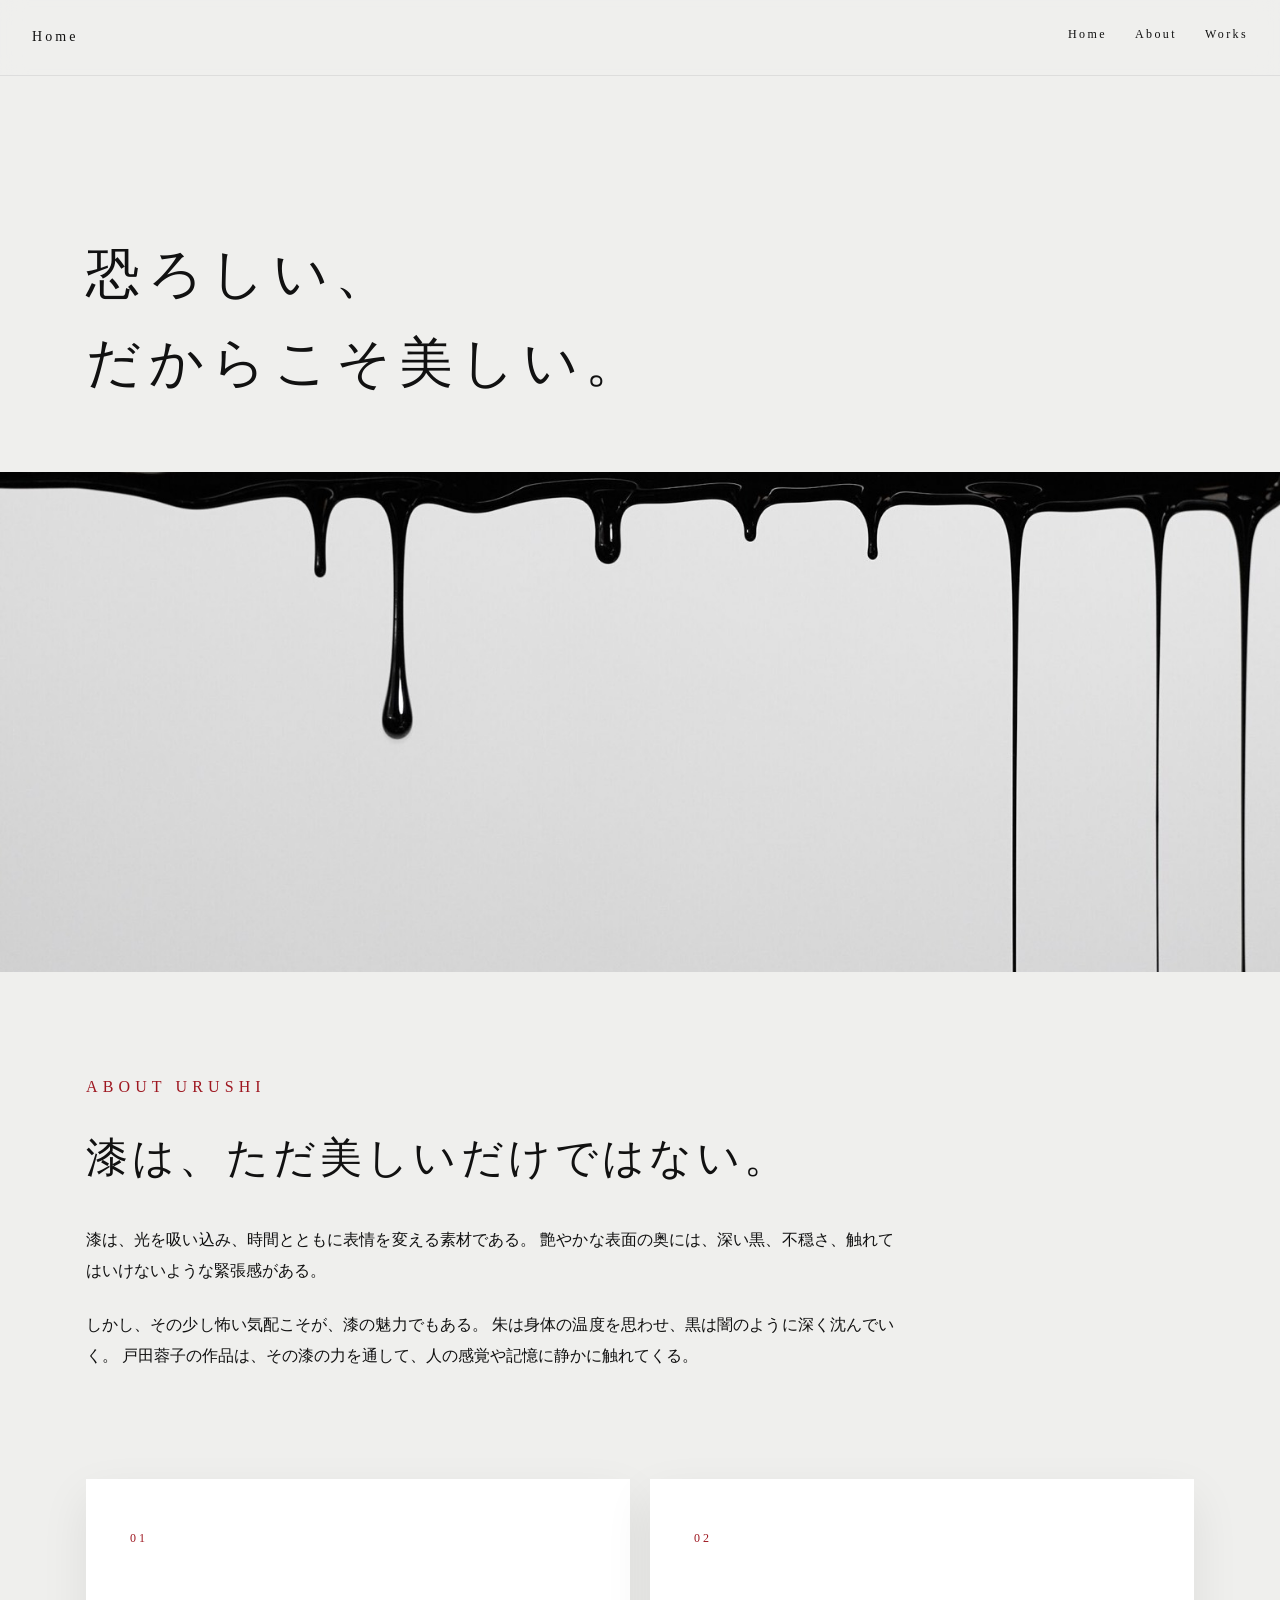
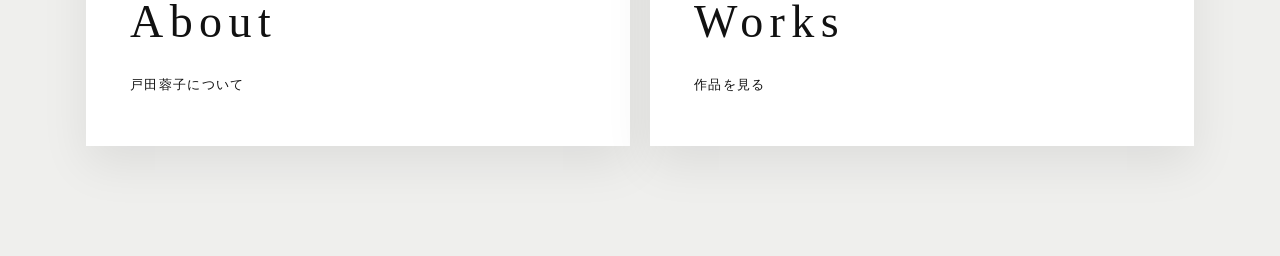
<file: index.htm>
<!DOCTYPE html>
<html lang="ja">
<head>
  <meta charset="UTF-8">
  <meta name="viewport" content="width=device-width, initial-scale=1.0">
  <title>Home | 戸田蓉子 漆の世界</title>
  <link rel="stylesheet" href="style.css">
</head>

<body class="home-body">

  <header class="site-header">
    <a href="index.htm" class="logo">Home</a>
    <nav>
      <a href="index.htm">Home</a>
      <a href="about.htm">About</a>
      <a href="works.htm">Works</a>
    </nav>
  </header>

  <main>

    <section class="home-hero">
      <div class="hero-space">
        <h1>
          恐ろしい、<br>
          だからこそ美しい。
        </h1>
      </div>

      <div class="drip-image">
        <img src="home-urushi.jpg" alt="漆の質感">
      </div>
    </section>

    <section class="home-intro">
      <p class="small-label">ABOUT URUSHI</p>
      <h2>漆は、ただ美しいだけではない。</h2>

      <p>
        漆は、光を吸い込み、時間とともに表情を変える素材である。
        艶やかな表面の奥には、深い黒、不穏さ、触れてはいけないような緊張感がある。
      </p>

      <p>
        しかし、その少し怖い気配こそが、漆の魅力でもある。
        朱は身体の温度を思わせ、黒は闇のように深く沈んでいく。
        戸田蓉子の作品は、その漆の力を通して、人の感覚や記憶に静かに触れてくる。
      </p>
    </section>

    <section class="home-menu">
      <a href="about.htm" class="menu-card">
        <span>01</span>
        <h3>About</h3>
        <p>戸田蓉子について</p>
      </a>

      <a href="works.htm" class="menu-card">
        <span>02</span>
        <h3>Works</h3>
        <p>作品を見る</p>
      </a>
    </section>

  </main>

</body>
</html>
</file>
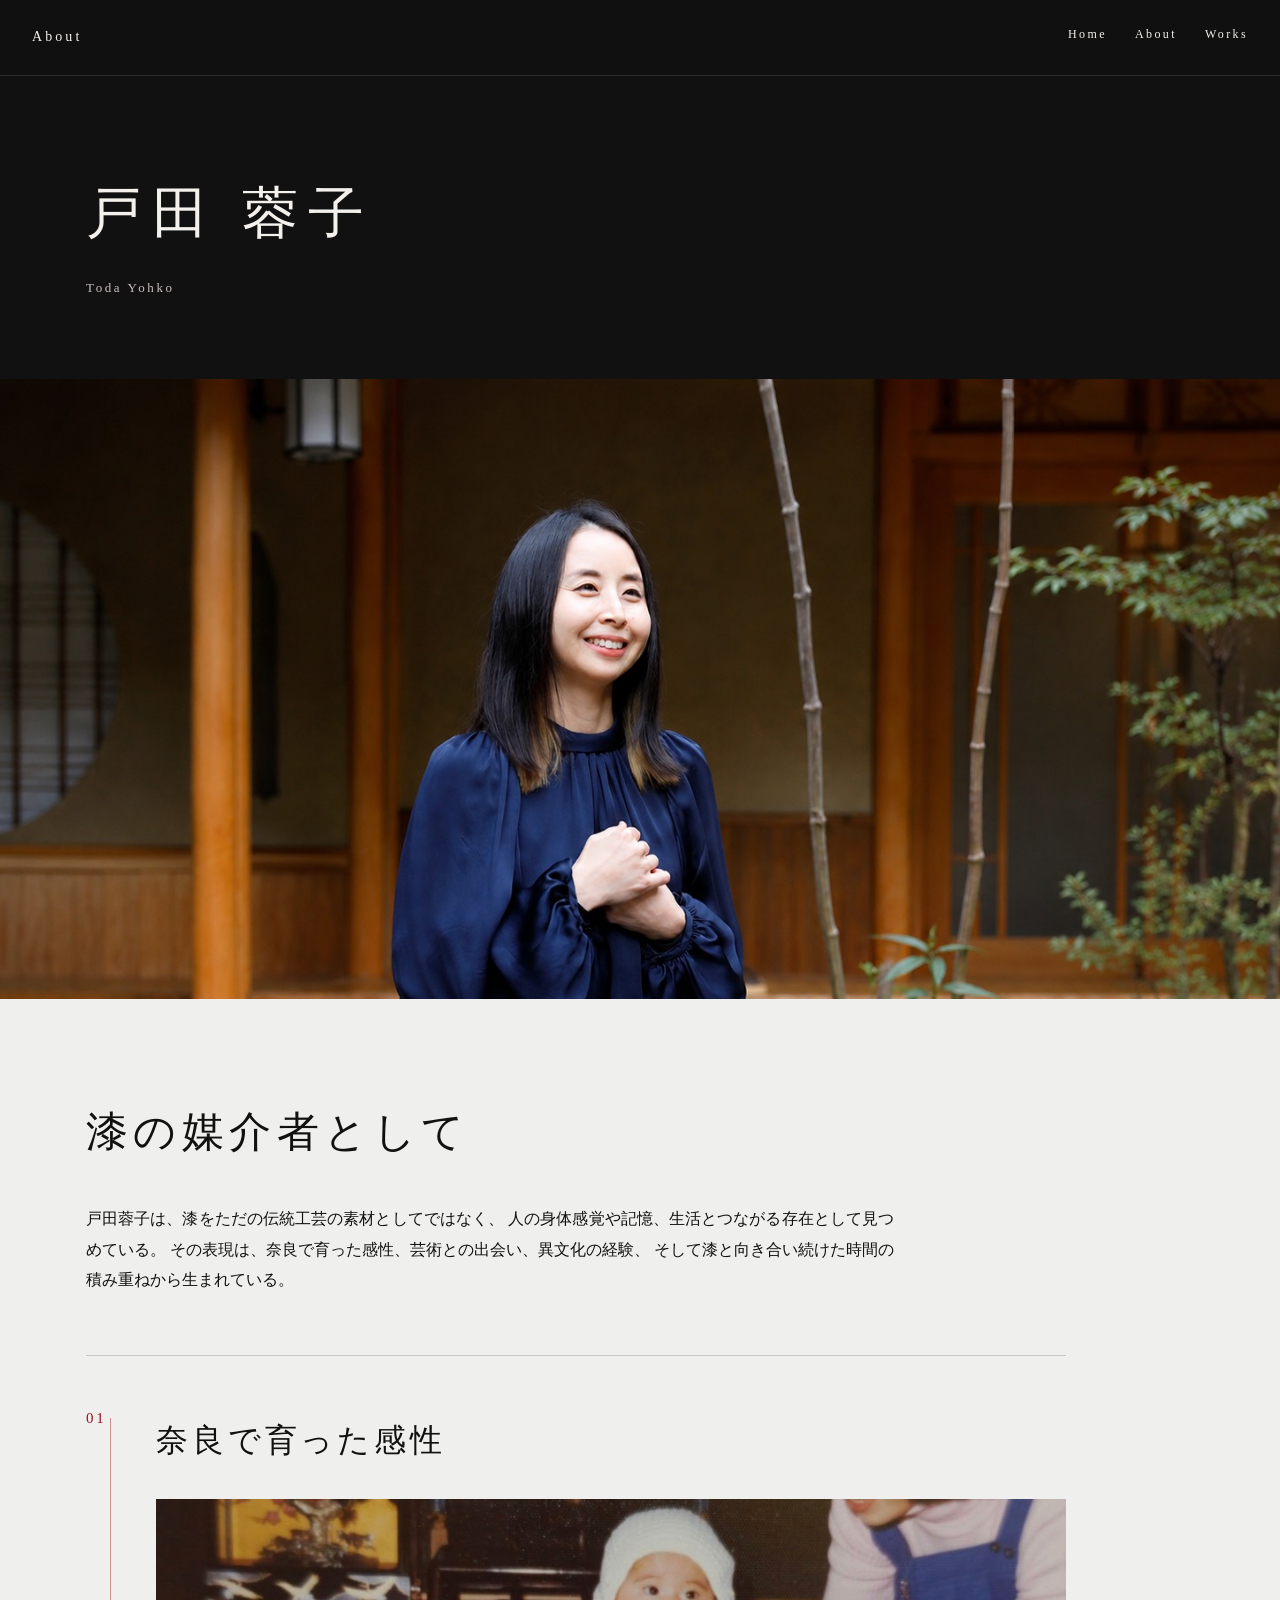
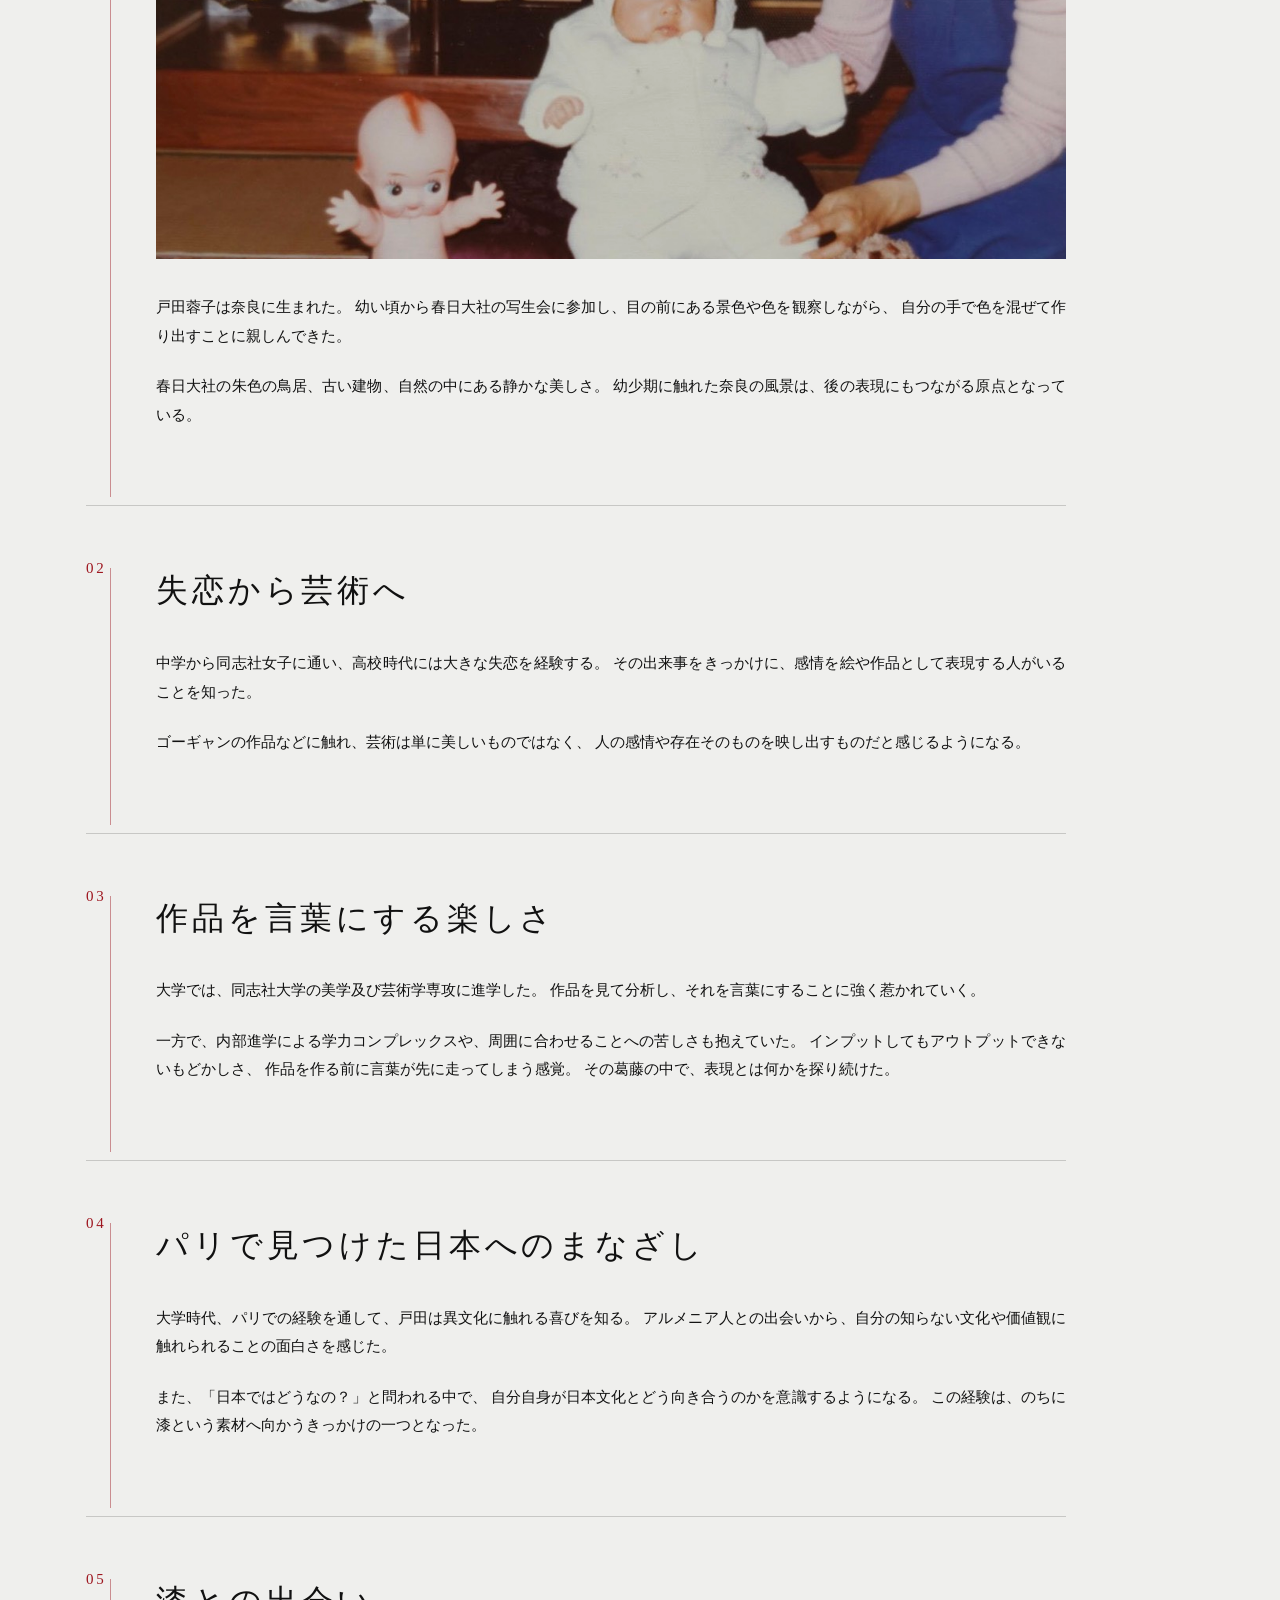
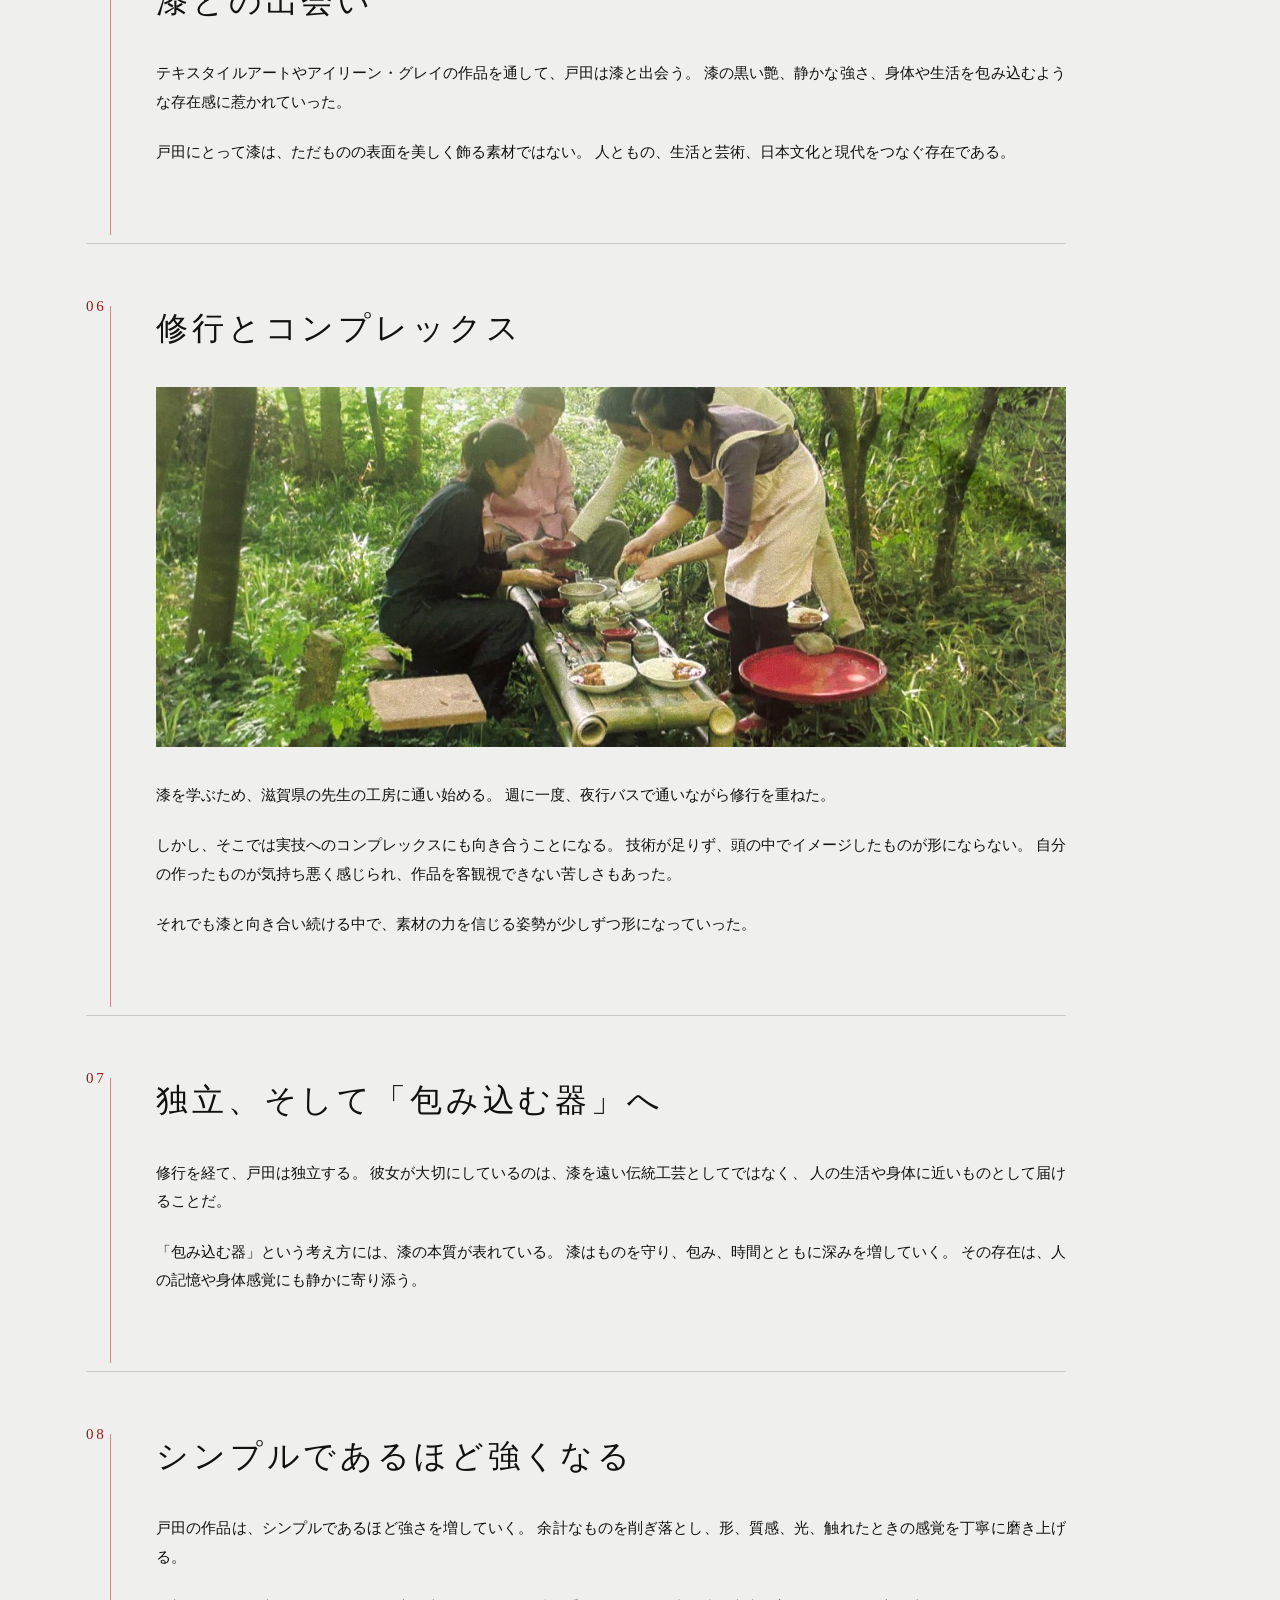
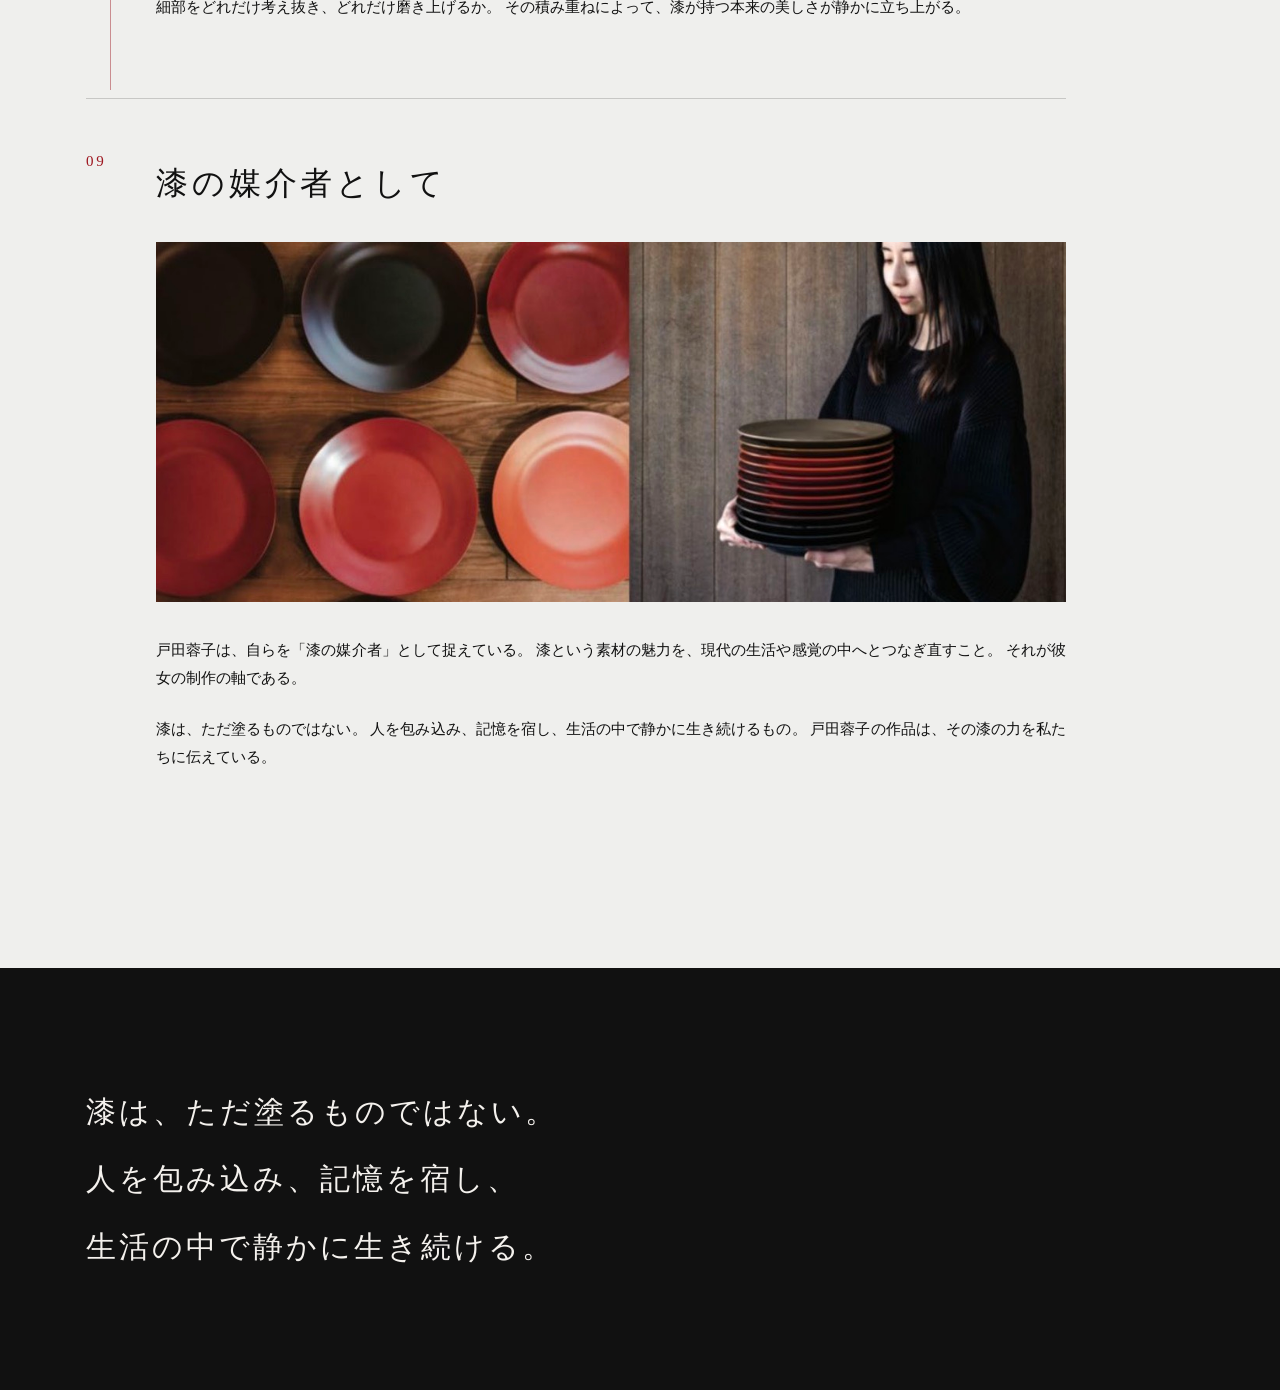
<file: about.htm>
<!DOCTYPE html>
<html lang="ja">
<head>
  <meta charset="UTF-8">
  <meta name="viewport" content="width=device-width, initial-scale=1.0">
  <title>About | 戸田蓉子</title>
  <link rel="stylesheet" href="style.css">
</head>

<body>

  <header class="site-header dark">
    <a href="index.htm" class="logo">About</a>
    <nav>
      <a href="index.htm">Home</a>
      <a href="about.htm">About</a>
      <a href="works.htm">Works</a>
    </nav>
  </header>

  <main>

    <section class="page-title about-title">
      <h1>戸田 蓉子</h1>
      <p class="name-en">Toda Yohko</p>
    </section>

    <section class="about-visual">
      <img src="profile.jpg" alt="戸田蓉子の写真">
    </section>

    <section class="about-lead">
      <h2>漆の媒介者として</h2>
      <p>
        戸田蓉子は、漆をただの伝統工芸の素材としてではなく、
        人の身体感覚や記憶、生活とつながる存在として見つめている。
        その表現は、奈良で育った感性、芸術との出会い、異文化の経験、
        そして漆と向き合い続けた時間の積み重ねから生まれている。
      </p>
    </section>

    <section class="about-timeline">

      <article class="timeline-item">
        <p class="timeline-number">01</p>
        <h2>奈良で育った感性</h2>

        <figure class="timeline-photo">
          <img src="about-nara.jpg" alt="奈良の風景">
        </figure>

        <p>
          戸田蓉子は奈良に生まれた。
          幼い頃から春日大社の写生会に参加し、目の前にある景色や色を観察しながら、
          自分の手で色を混ぜて作り出すことに親しんできた。
        </p>

        <p>
          春日大社の朱色の鳥居、古い建物、自然の中にある静かな美しさ。
          幼少期に触れた奈良の風景は、後の表現にもつながる原点となっている。
        </p>
      </article>

      <article class="timeline-item">
        <p class="timeline-number">02</p>
        <h2>失恋から芸術へ</h2>

        <p>
          中学から同志社女子に通い、高校時代には大きな失恋を経験する。
          その出来事をきっかけに、感情を絵や作品として表現する人がいることを知った。
        </p>

        <p>
          ゴーギャンの作品などに触れ、芸術は単に美しいものではなく、
          人の感情や存在そのものを映し出すものだと感じるようになる。
        </p>
      </article>

      <article class="timeline-item">
        <p class="timeline-number">03</p>
        <h2>作品を言葉にする楽しさ</h2>

        <p>
          大学では、同志社大学の美学及び芸術学専攻に進学した。
          作品を見て分析し、それを言葉にすることに強く惹かれていく。
        </p>

        <p>
          一方で、内部進学による学力コンプレックスや、周囲に合わせることへの苦しさも抱えていた。
          インプットしてもアウトプットできないもどかしさ、
          作品を作る前に言葉が先に走ってしまう感覚。
          その葛藤の中で、表現とは何かを探り続けた。
        </p>
      </article>

      <article class="timeline-item">
        <p class="timeline-number">04</p>
        <h2>パリで見つけた日本へのまなざし</h2>

        <p>
          大学時代、パリでの経験を通して、戸田は異文化に触れる喜びを知る。
          アルメニア人との出会いから、自分の知らない文化や価値観に触れられることの面白さを感じた。
        </p>

        <p>
          また、「日本ではどうなの？」と問われる中で、
          自分自身が日本文化とどう向き合うのかを意識するようになる。
          この経験は、のちに漆という素材へ向かうきっかけの一つとなった。
        </p>
      </article>

      <article class="timeline-item">
        <p class="timeline-number">05</p>
        <h2>漆との出会い</h2>

        <p>
          テキスタイルアートやアイリーン・グレイの作品を通して、戸田は漆と出会う。
          漆の黒い艶、静かな強さ、身体や生活を包み込むような存在感に惹かれていった。
        </p>

        <p>
          戸田にとって漆は、ただものの表面を美しく飾る素材ではない。
          人ともの、生活と芸術、日本文化と現代をつなぐ存在である。
        </p>
      </article>

      <article class="timeline-item">
        <p class="timeline-number">06</p>
        <h2>修行とコンプレックス</h2>

        <figure class="timeline-photo">
          <img src="about-training.jpg" alt="修行と制作の写真">
        </figure>

        <p>
          漆を学ぶため、滋賀県の先生の工房に通い始める。
          週に一度、夜行バスで通いながら修行を重ねた。
        </p>

        <p>
          しかし、そこでは実技へのコンプレックスにも向き合うことになる。
          技術が足りず、頭の中でイメージしたものが形にならない。
          自分の作ったものが気持ち悪く感じられ、作品を客観視できない苦しさもあった。
        </p>

        <p>
          それでも漆と向き合い続ける中で、素材の力を信じる姿勢が少しずつ形になっていった。
        </p>
      </article>

      <article class="timeline-item">
        <p class="timeline-number">07</p>
        <h2>独立、そして「包み込む器」へ</h2>

        <p>
          修行を経て、戸田は独立する。
          彼女が大切にしているのは、漆を遠い伝統工芸としてではなく、
          人の生活や身体に近いものとして届けることだ。
        </p>

        <p>
          「包み込む器」という考え方には、漆の本質が表れている。
          漆はものを守り、包み、時間とともに深みを増していく。
          その存在は、人の記憶や身体感覚にも静かに寄り添う。
        </p>
      </article>

      <article class="timeline-item">
        <p class="timeline-number">08</p>
        <h2>シンプルであるほど強くなる</h2>

        <p>
          戸田の作品は、シンプルであるほど強さを増していく。
          余計なものを削ぎ落とし、形、質感、光、触れたときの感覚を丁寧に磨き上げる。
        </p>

        <p>
          細部をどれだけ考え抜き、どれだけ磨き上げるか。
          その積み重ねによって、漆が持つ本来の美しさが静かに立ち上がる。
        </p>
      </article>

      <article class="timeline-item last">
        <p class="timeline-number">09</p>
        <h2>漆の媒介者として</h2>

        <figure class="timeline-photo">
          <img src="about-media.jpg" alt="漆作品の写真">
        </figure>

        <p>
          戸田蓉子は、自らを「漆の媒介者」として捉えている。
          漆という素材の魅力を、現代の生活や感覚の中へとつなぎ直すこと。
          それが彼女の制作の軸である。
        </p>

        <p>
          漆は、ただ塗るものではない。
          人を包み込み、記憶を宿し、生活の中で静かに生き続けるもの。
          戸田蓉子の作品は、その漆の力を私たちに伝えている。
        </p>
      </article>

    </section>

    <section class="quote-block">
      <p>
        漆は、ただ塗るものではない。<br>
        人を包み込み、記憶を宿し、<br>
        生活の中で静かに生き続ける。
      </p>
    </section>

  </main>

</body>
</html>
</file>
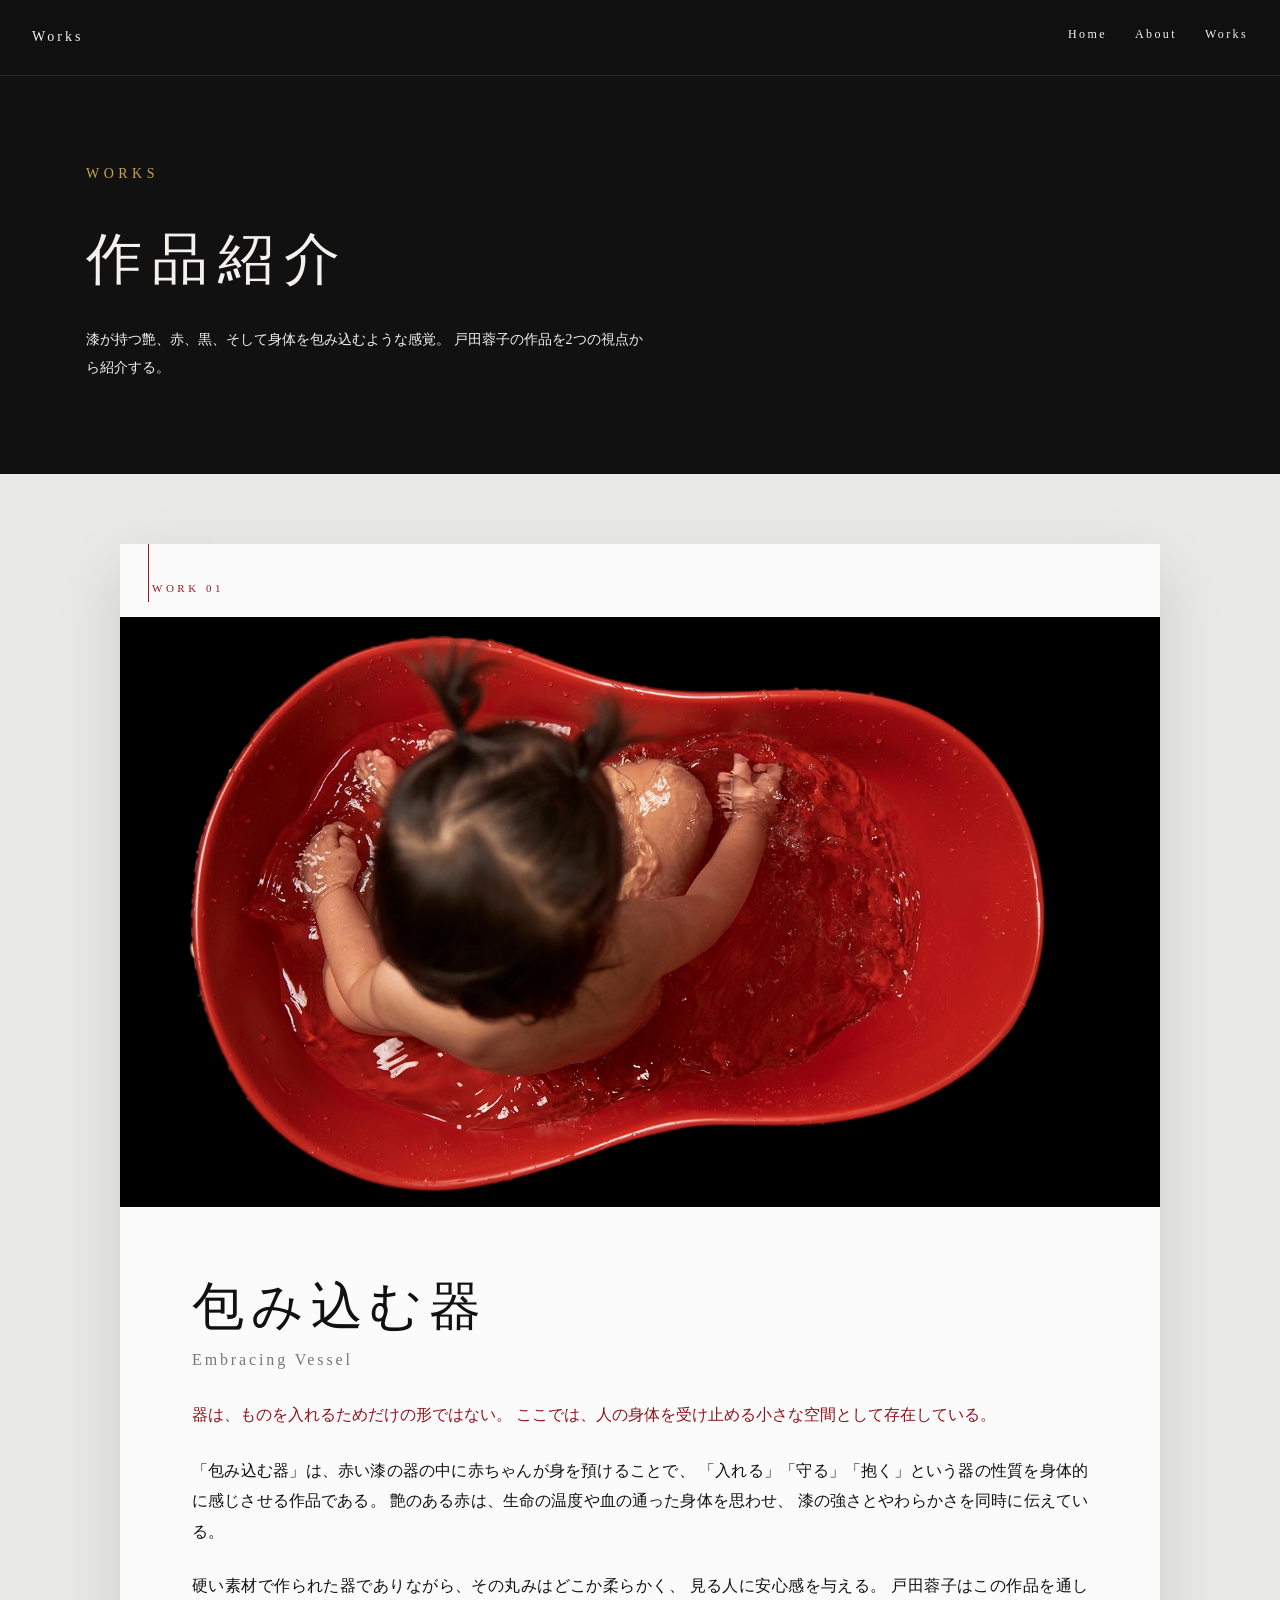
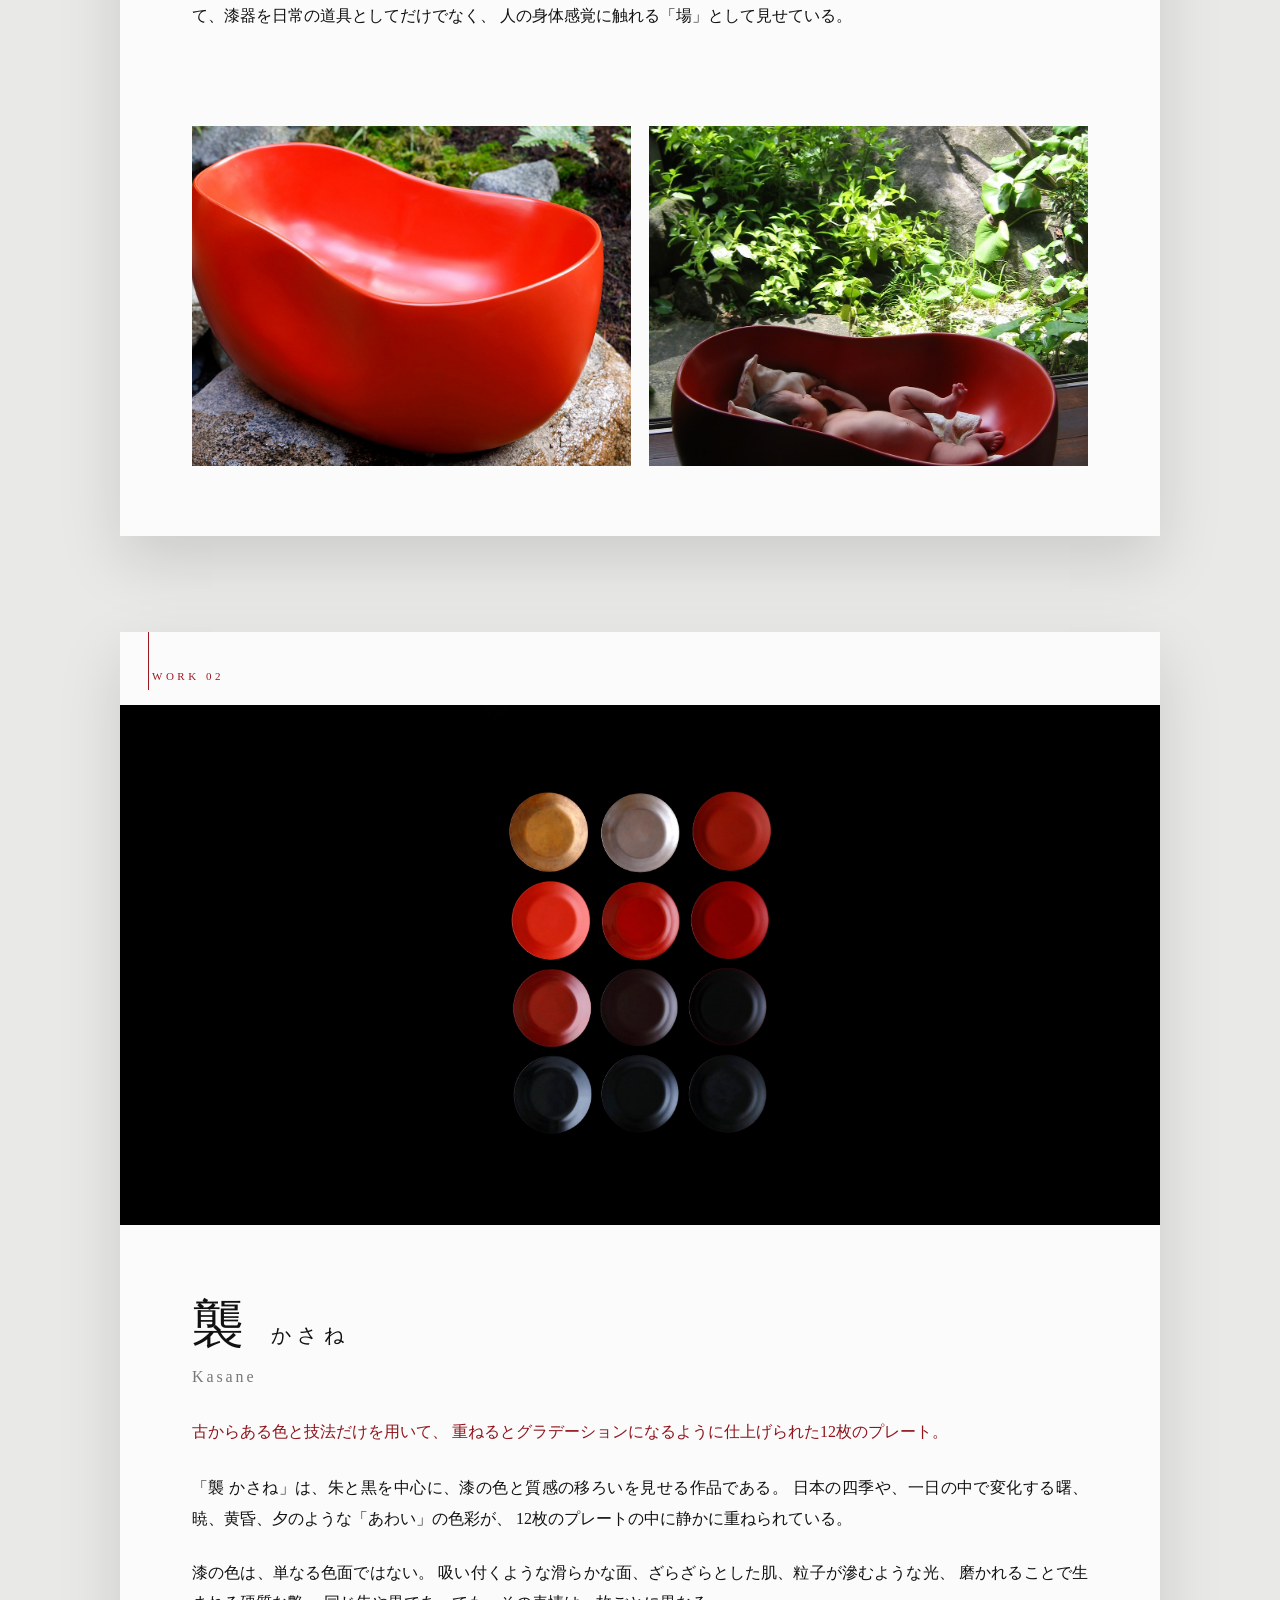
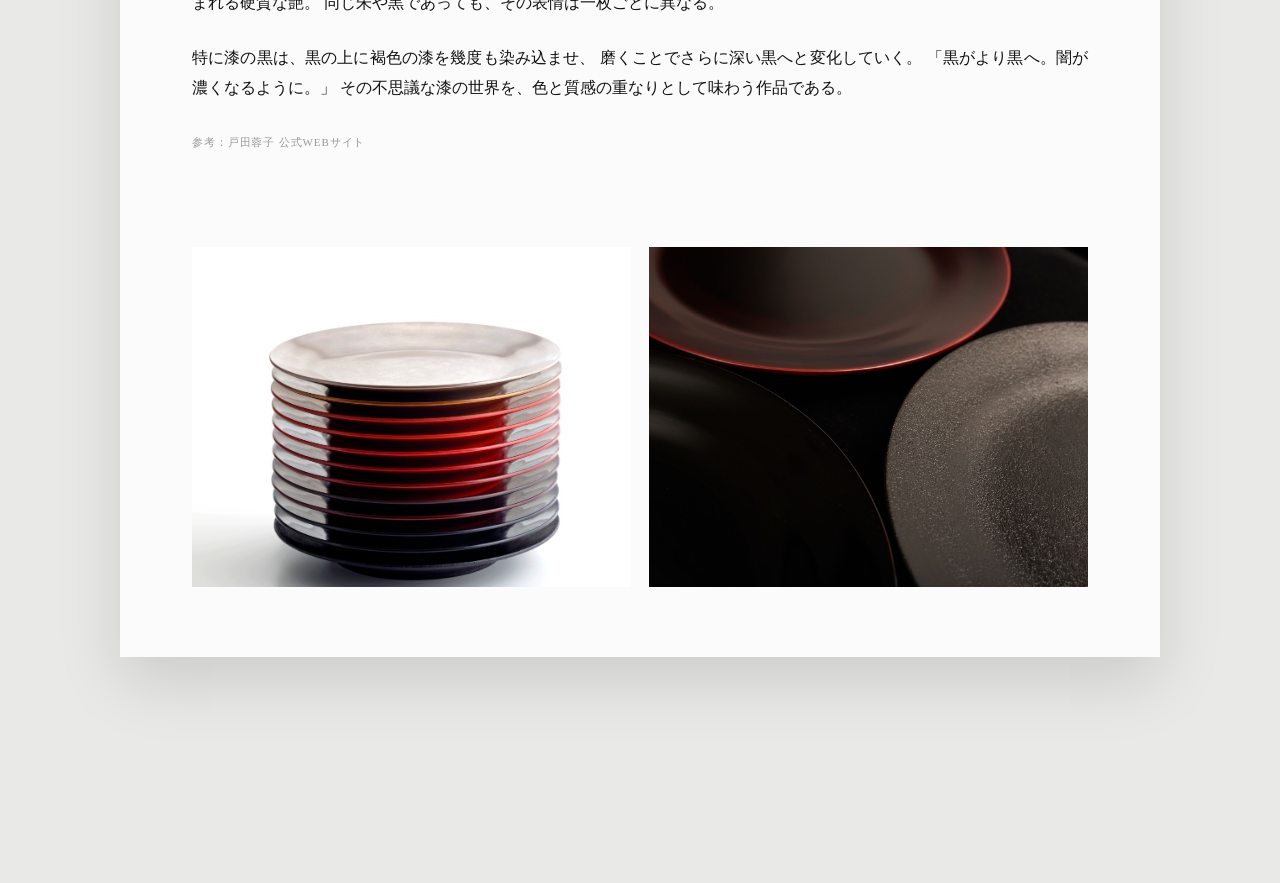
<file: works.htm>
<!DOCTYPE html>
<html lang="ja">
<head>
  <meta charset="UTF-8">
  <meta name="viewport" content="width=device-width, initial-scale=1.0">
  <title>Works | 戸田蓉子</title>
  <link rel="stylesheet" href="style.css">
</head>

<body class="works-body">

  <header class="site-header dark">
    <a href="index.htm" class="logo">Works</a>
    <nav>
      <a href="index.htm">Home</a>
      <a href="about.htm">About</a>
      <a href="works.htm">Works</a>
    </nav>
  </header>

  <main>

    <section class="page-title works-title">
      <p class="small-label">WORKS</p>
      <h1>作品紹介</h1>
      <p>
        漆が持つ艶、赤、黒、そして身体を包み込むような感覚。
        戸田蓉子の作品を2つの視点から紹介する。
      </p>
    </section>

    <section class="works-list">

      <article class="work-feature">
        <p class="work-num">WORK 01</p>

        <div class="work-main-image">
          <img src="work01.jpg" alt="戸田蓉子《包み込む器》">
        </div>

        <div class="work-content">
          <h2>包み込む器</h2>
          <p class="work-en">Embracing Vessel</p>

          <p class="lead">
            器は、ものを入れるためだけの形ではない。
            ここでは、人の身体を受け止める小さな空間として存在している。
          </p>

          <p>
            「包み込む器」は、赤い漆の器の中に赤ちゃんが身を預けることで、
            「入れる」「守る」「抱く」という器の性質を身体的に感じさせる作品である。
            艶のある赤は、生命の温度や血の通った身体を思わせ、
            漆の強さとやわらかさを同時に伝えている。
          </p>

          <p>
            硬い素材で作られた器でありながら、その丸みはどこか柔らかく、
            見る人に安心感を与える。
            戸田蓉子はこの作品を通して、漆器を日常の道具としてだけでなく、
            人の身体感覚に触れる「場」として見せている。
          </p>
        </div>

        <div class="sub-image-grid">
          <img src="work01-2.jpg" alt="戸田蓉子《包み込む器》別角度">
          <img src="work01-3.jpg" alt="戸田蓉子《包み込む器》展示風景">
        </div>
      </article>

      <article class="work-feature">
        <p class="work-num">WORK 02</p>

        <div class="work-main-image kasane-image">
          <img src="work02.jpg" alt="戸田蓉子《襲 かさね》">
        </div>

        <div class="work-content">
          <h2>襲 <span>かさね</span></h2>
          <p class="work-en">Kasane</p>

          <p class="lead">
            古からある色と技法だけを用いて、
            重ねるとグラデーションになるように仕上げられた12枚のプレート。
          </p>

          <p>
            「襲 かさね」は、朱と黒を中心に、漆の色と質感の移ろいを見せる作品である。
            日本の四季や、一日の中で変化する曙、暁、黄昏、夕のような「あわい」の色彩が、
            12枚のプレートの中に静かに重ねられている。
          </p>

          <p>
            漆の色は、単なる色面ではない。
            吸い付くような滑らかな面、ざらざらとした肌、粒子が滲むような光、
            磨かれることで生まれる硬質な艶。
            同じ朱や黒であっても、その表情は一枚ごとに異なる。
          </p>

          <p>
            特に漆の黒は、黒の上に褐色の漆を幾度も染み込ませ、
            磨くことでさらに深い黒へと変化していく。
            「黒がより黒へ。闇が濃くなるように。」
            その不思議な漆の世界を、色と質感の重なりとして味わう作品である。
          </p>

          <p class="credit">参考：戸田蓉子 公式WEBサイト</p>
        </div>

        <div class="sub-image-grid">
          <img src="work02-2.jpg" alt="戸田蓉子《襲 かさね》12枚のプレート">
          <img src="work02-3.jpg" alt="戸田蓉子《襲 かさね》質感のクローズアップ">
        </div>
      </article>

    </section>

  </main>

</body>
</html>
</file>
<file: style.css>
* {
  box-sizing: border-box;
}

html {
  scroll-behavior: smooth;
}

body {
  margin: 0;
  background-color: #efefed;
  color: #111;
  font-family: "Yu Mincho", "Hiragino Mincho ProN", serif;
  line-height: 1.9;
}

img {
  width: 100%;
  display: block;
}

a {
  color: inherit;
  text-decoration: none;
}

/* =====================
   header
===================== */

.site-header {
  position: fixed;
  top: 0;
  left: 0;
  width: 100%;
  height: 76px;
  padding: 22px 32px;
  display: flex;
  justify-content: space-between;
  align-items: center;
  z-index: 9999;
  background-color: rgba(239, 239, 237, 0.78);
  backdrop-filter: blur(12px);
  -webkit-backdrop-filter: blur(12px);
  border-bottom: 1px solid rgba(17, 17, 17, 0.08);
}

.site-header.dark {
  background-color: rgba(17, 17, 17, 0.86);
  color: #f4f1ed;
  border-bottom: 1px solid rgba(244, 241, 237, 0.12);
}

.logo {
  font-size: 14px;
  letter-spacing: 0.22em;
  font-weight: normal;
  white-space: nowrap;
}

.site-header nav {
  display: flex;
  gap: 28px;
}

.site-header nav a {
  position: relative;
  font-size: 12px;
  letter-spacing: 0.2em;
  padding-bottom: 6px;
  transition: color 0.3s ease;
}

.site-header nav a::after {
  content: "";
  position: absolute;
  left: 0;
  bottom: 0;
  width: 0;
  height: 1px;
  background-color: #9e1720;
  transition: width 0.3s ease;
}

.site-header nav a:hover {
  color: #9e1720;
}

.site-header nav a:hover::after {
  width: 100%;
}

.site-header.dark nav a:hover {
  color: #d85b63;
}

/* =====================
   home
===================== */

.home-body {
  background-color: #efefed;
}

.home-hero {
  padding-top: 76px;
}

.hero-space {
  min-height: 44vh;
  padding: 110px 86px 64px;
  display: flex;
  flex-direction: column;
  justify-content: flex-end;
}

.small-label {
  margin: 0 0 18px;
  color: #9e1720;
  font-size: 11px;
  letter-spacing: 0.32em;
}

.hero-space h1 {
  margin: 0;
  font-size: 54px;
  font-weight: normal;
  line-height: 1.65;
  letter-spacing: 0.14em;
}

.drip-image {
  background-color: #111;
  overflow: hidden;
}

.drip-image img {
  height: 500px;
  object-fit: cover;
  object-position: center;
}

.home-intro {
  padding: 100px 86px 84px;
  max-width: 980px;
}

.home-intro h2 {
  margin: 0 0 34px;
  font-size: 42px;
  font-weight: normal;
  line-height: 1.55;
  letter-spacing: 0.1em;
}

.home-intro p {
  margin: 0 0 24px;
  font-size: 16px;
  text-align: justify;
}

/* =====================
   home menu
===================== */

.home-menu {
  padding: 0 86px 110px;
  display: grid;
  grid-template-columns: 1fr 1fr;
  gap: 20px;
}

.menu-card {
  display: block;
  position: relative;
  padding: 48px 44px;
  background-color: #fff;
  color: #111;
  box-shadow: 0 18px 45px rgba(0, 0, 0, 0.08);
  overflow: hidden;
  transition: transform 0.35s ease, box-shadow 0.35s ease, background-color 0.35s ease, color 0.35s ease;
}

.menu-card.black {
  background-color: #fff;
  color: #111;
}

.menu-card::before {
  content: "";
  position: absolute;
  top: 0;
  left: 0;
  width: 3px;
  height: 100%;
  background-color: #9e1720;
  transform: scaleY(0);
  transform-origin: bottom;
  transition: transform 0.35s ease;
}

.menu-card:hover {
  transform: translateY(-6px);
  background-color: #111;
  color: #f4f1ed;
  box-shadow: 0 28px 70px rgba(0, 0, 0, 0.14);
}

.menu-card:hover::before {
  transform: scaleY(1);
}

.menu-card span {
  display: block;
  margin-bottom: 28px;
  color: #9e1720;
  font-size: 12px;
  letter-spacing: 0.24em;
}

.menu-card h3 {
  margin: 0 0 8px;
  font-size: 46px;
  font-weight: normal;
  letter-spacing: 0.14em;
}

.menu-card p {
  margin: 0;
  font-size: 13px;
  letter-spacing: 0.1em;
}

/* =====================
   page title
===================== */

.page-title {
  padding: 160px 86px 78px;
  background-color: #111;
  color: #f4f1ed;
  position: relative;
  overflow: hidden;
}

/* 赤い丸を消す */
.page-title::after {
  display: none;
}

.page-title h1,
.page-title p {
  position: relative;
  z-index: 1;
}

.page-title h1 {
  margin: 0;
  font-size: 56px;
  font-weight: normal;
  letter-spacing: 0.18em;
}

.name-en {
  margin: 10px 0 0;
  font-size: 13px;
  letter-spacing: 0.2em;
  color: #c9c0bd;
}

/* =====================
   about
===================== */

.about-visual {
  background-color: #111;
}

.about-visual img {
  height: 620px;
  object-fit: cover;
  object-position: center top;
}

/* =====================
   about timeline
===================== */

.about-lead {
  padding: 100px 86px 40px;
  background-color: #efefed;
  max-width: 980px;
}

.about-lead h2 {
  margin: 0 0 38px;
  font-size: 42px;
  font-weight: normal;
  line-height: 1.6;
  letter-spacing: 0.13em;
}

.about-lead p {
  margin: 0;
  font-size: 16px;
  text-align: justify;
}

.about-timeline {
  padding: 20px 86px 120px;
  background-color: #efefed;
}

.timeline-item {
  position: relative;
  max-width: 980px;
  padding: 54px 0 54px 70px;
  border-top: 1px solid rgba(17, 17, 17, 0.18);
}

.timeline-item::before {
  content: "";
  position: absolute;
  left: 24px;
  top: 62px;
  width: 1px;
  height: calc(100% - 70px);
  background-color: rgba(158, 23, 32, 0.45);
}

.timeline-item.last::before {
  display: none;
}

.timeline-number {
  position: absolute;
  left: 0;
  top: 48px;
  margin: 0;
  color: #9e1720;
  font-size: 18px;
  letter-spacing: 0.18em;
}

.timeline-item h2 {
  margin: 0 0 28px;
  font-size: 32px;
  font-weight: normal;
  letter-spacing: 0.12em;
}

.timeline-item p {
  margin: 0 0 22px;
  font-size: 15px;
  text-align: justify;
}

.timeline-photo {
  margin: 0 0 34px;
  overflow: hidden;
}

.timeline-photo img {
  width: 100%;
  height: 360px;
  object-fit: cover;
  object-position: center;
  filter: contrast(1.05);
}

/* =====================
   quote
===================== */

.quote-block {
  padding: 110px 86px;
  background-color: #111;
  color: #f4f1ed;
}

.quote-block p {
  margin: 0;
  font-size: 30px;
  line-height: 2.25;
  letter-spacing: 0.1em;
}

/* =====================
   works
===================== */

.works-body {
  background-color: #e9e9e7;
}

.works-title p {
  max-width: 560px;
  font-size: 14px;
  line-height: 2;
}

.works-title .small-label {
  color: #c8a24a;
}

.works-list {
  padding: 70px 86px 130px;
}

.work-feature {
  max-width: 1040px;
  margin-left: auto;
  margin-right: auto;
  margin-bottom: 96px;
  background-color: #fbfbfb;
  box-shadow: 0 24px 60px rgba(0, 0, 0, 0.13);
  position: relative;
  overflow: hidden;
}

.work-feature::before {
  content: "";
  position: absolute;
  top: 0;
  left: 28px;
  width: 1px;
  height: 58px;
  background-color: #9e1720;
  z-index: 2;
}

.work-num {
  margin: 0;
  padding: 34px 32px 18px;
  color: #9e1720;
  font-size: 11px;
  letter-spacing: 0.32em;
}

.work-main-image {
  background-color: #111;
}

.work-main-image img {
  height: 590px;
  object-fit: cover;
  object-position: center;
}

/* WORK 02「襲 かさね」だけ、画像が見切れないようにする */
.kasane-image {
  background-color: #000;
}

.kasane-image img {
  height: 520px;
  object-fit: contain;
  object-position: center;
}

.work-content {
  padding: 62px 72px 70px;
}

.work-content h2 {
  margin: 0;
  font-size: 52px;
  font-weight: normal;
  line-height: 1.45;
  letter-spacing: 0.13em;
}

.work-content h2 span {
  font-size: 20px;
}

.work-en {
  margin: 6px 0 32px;
  font-size: 13px;
  letter-spacing: 0.18em;
  color: #777;
}

.lead {
  margin: 0 0 30px;
  color: #8f151c;
  font-size: 17px;
  line-height: 2.05;
}

.work-content p {
  margin: 0 0 24px;
  font-size: 16px;
  text-align: justify;
}

.sub-image-grid {
  display: grid;
  grid-template-columns: 1fr 1fr;
  gap: 18px;
  padding: 0 72px 70px;
}

.sub-image-grid img {
  height: 340px;
  object-fit: cover;
  object-position: center;
}

.credit {
  margin-top: 28px !important;
  font-size: 11px !important;
  color: #999;
  letter-spacing: 0.08em;
}

/* =====================
   small screen
===================== */

@media screen and (max-width: 899px) {
  .site-header {
    padding: 20px 24px;
  }

  .site-header nav {
    gap: 18px;
  }

  .logo {
    font-size: 13px;
  }

  .hero-space {
    padding: 86px 42px 46px;
  }

  .hero-space h1 {
    font-size: 38px;
  }

  .drip-image img {
    height: 360px;
  }

  .home-intro {
    padding: 78px 42px 64px;
  }

  .home-intro h2 {
    font-size: 32px;
  }

  .home-menu {
    grid-template-columns: 1fr;
    padding: 0 42px 86px;
  }

  .menu-card {
    padding: 36px 34px;
  }

  .menu-card h3 {
    font-size: 34px;
  }

  .page-title {
    padding: 136px 42px 62px;
  }

  .page-title h1 {
    font-size: 42px;
  }

  .about-visual img {
    height: 540px;
  }

  .about-lead {
    padding: 76px 42px 30px;
  }

  .about-lead h2 {
    font-size: 34px;
  }

  .about-lead p {
    font-size: 15px;
  }

  .about-timeline {
    padding: 10px 42px 90px;
  }

  .timeline-item {
    padding: 46px 0 46px 54px;
  }

  .timeline-item::before {
    left: 18px;
    top: 58px;
  }

  .timeline-number {
    top: 42px;
    font-size: 15px;
  }

  .timeline-item h2 {
    font-size: 26px;
  }

  .timeline-item p {
    font-size: 14px;
  }

  .timeline-photo img {
    height: 260px;
  }

  .quote-block {
    padding: 86px 42px;
  }

  .quote-block p {
    font-size: 23px;
  }

  .works-list {
    padding: 48px 32px 100px;
  }

  .work-feature {
    margin-bottom: 72px;
  }

  .work-main-image img {
    height: 460px;
  }

  .kasane-image img {
    height: 360px;
    object-fit: contain;
  }

  .work-content {
    padding: 46px 38px 52px;
  }

  .work-content h2 {
    font-size: 40px;
  }

  .work-content p {
    font-size: 15px;
  }

  .sub-image-grid {
    padding: 0 38px 42px;
    gap: 14px;
  }

  .sub-image-grid img {
    height: 260px;
  }
}
/* =====================
   smartphone adjustment
===================== */

@media screen and (max-width: 600px) {

  /* ヘッダーをスマホで詰める */
  .site-header {
    height: 68px;
    padding: 18px 18px;
  }

  .logo {
    font-size: 12px;
    letter-spacing: 0.18em;
  }

  .site-header nav {
    gap: 16px;
  }

  .site-header nav a {
    font-size: 11px;
    letter-spacing: 0.18em;
  }

  /* ページタイトル */
  .page-title {
    padding: 120px 28px 54px;
  }

  .page-title h1 {
    font-size: 36px;
    letter-spacing: 0.12em;
  }

  /* Aboutの年表 */
  .about-lead {
    padding: 70px 28px 26px;
  }

  .about-lead h2 {
    font-size: 30px;
    line-height: 1.55;
  }

  .about-timeline {
    padding: 10px 28px 80px;
  }

  .timeline-item {
    padding: 42px 0 44px 48px;
  }

  /* 数字と線が被らないようにする */
  .timeline-number {
    left: 0;
    top: 42px;
    font-size: 16px;
    letter-spacing: 0.12em;
  }

  .timeline-item::before {
    left: 24px;
    top: 76px;
    height: calc(100% - 88px);
  }

  .timeline-item h2 {
    font-size: 28px;
    line-height: 1.55;
    letter-spacing: 0.08em;
  }

  .timeline-item p {
    font-size: 15px;
    line-height: 2.05;
  }

  /* Aboutの写真を横長にする */
  .timeline-photo img {
    height: 230px;
    object-fit: cover;
    object-position: center;
  }

  /* Works全体 */
  .works-list {
    padding: 40px 24px 90px;
  }

  .work-feature {
    margin-bottom: 64px;
  }

  .work-num {
    padding: 28px 28px 16px;
    font-size: 11px;
  }

  /* Worksのメイン写真を横長にする */
  .work-main-image img {
    height: 300px;
    object-fit: cover;
    object-position: center;
  }

  /* WORK 02だけ全体を見せたい場合 */
  .kasane-image img {
    height: 300px;
    object-fit: contain;
    object-position: center;
  }

  .work-content {
    padding: 42px 28px 46px;
  }

  .work-content h2 {
    font-size: 34px;
    line-height: 1.5;
  }

  .work-en {
    font-size: 12px;
  }

  .lead {
    font-size: 15px;
    line-height: 2;
  }

  .work-content p {
    font-size: 15px;
    line-height: 2.05;
  }

  /* Works下の2枚写真も横長 */
  .sub-image-grid {
    grid-template-columns: 1fr;
    padding: 0 28px 46px;
    gap: 18px;
  }

  .sub-image-grid img {
    height: 220px;
    object-fit: cover;
    object-position: center;
  }
}
</file>
